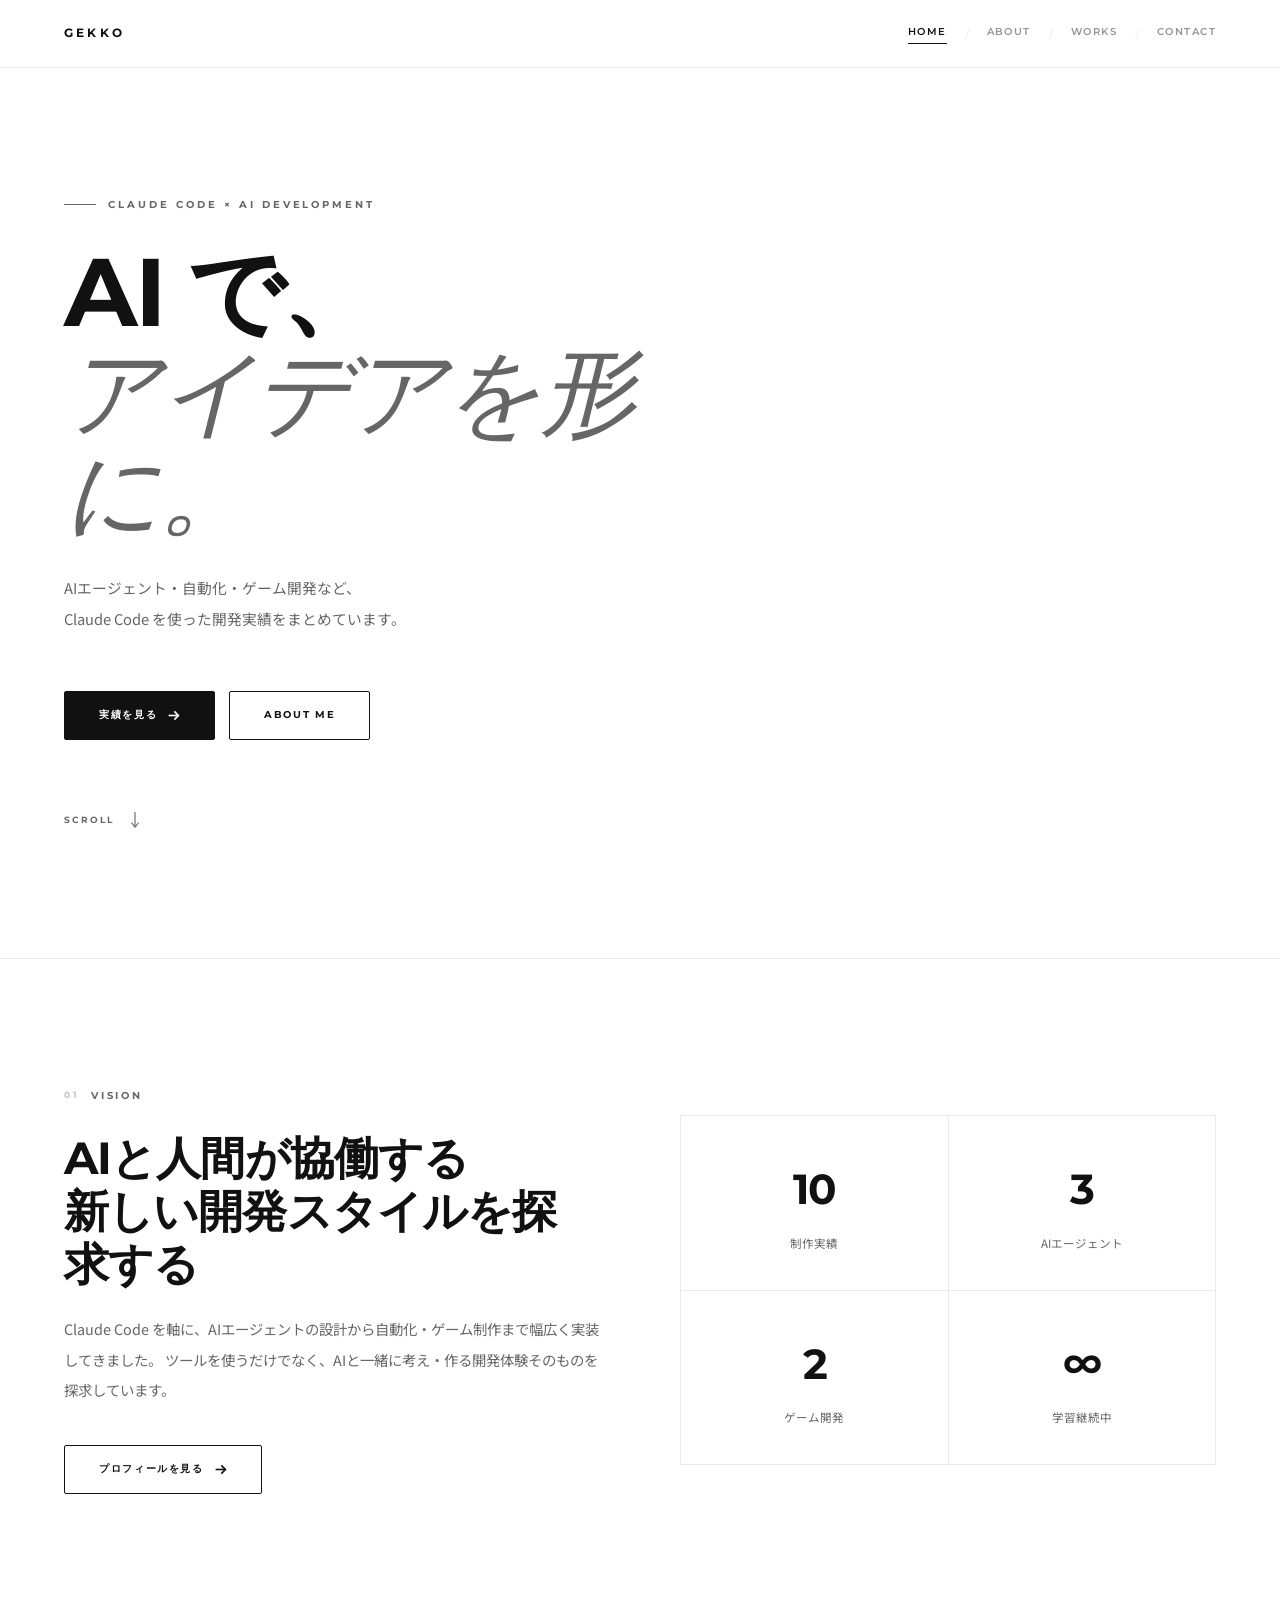
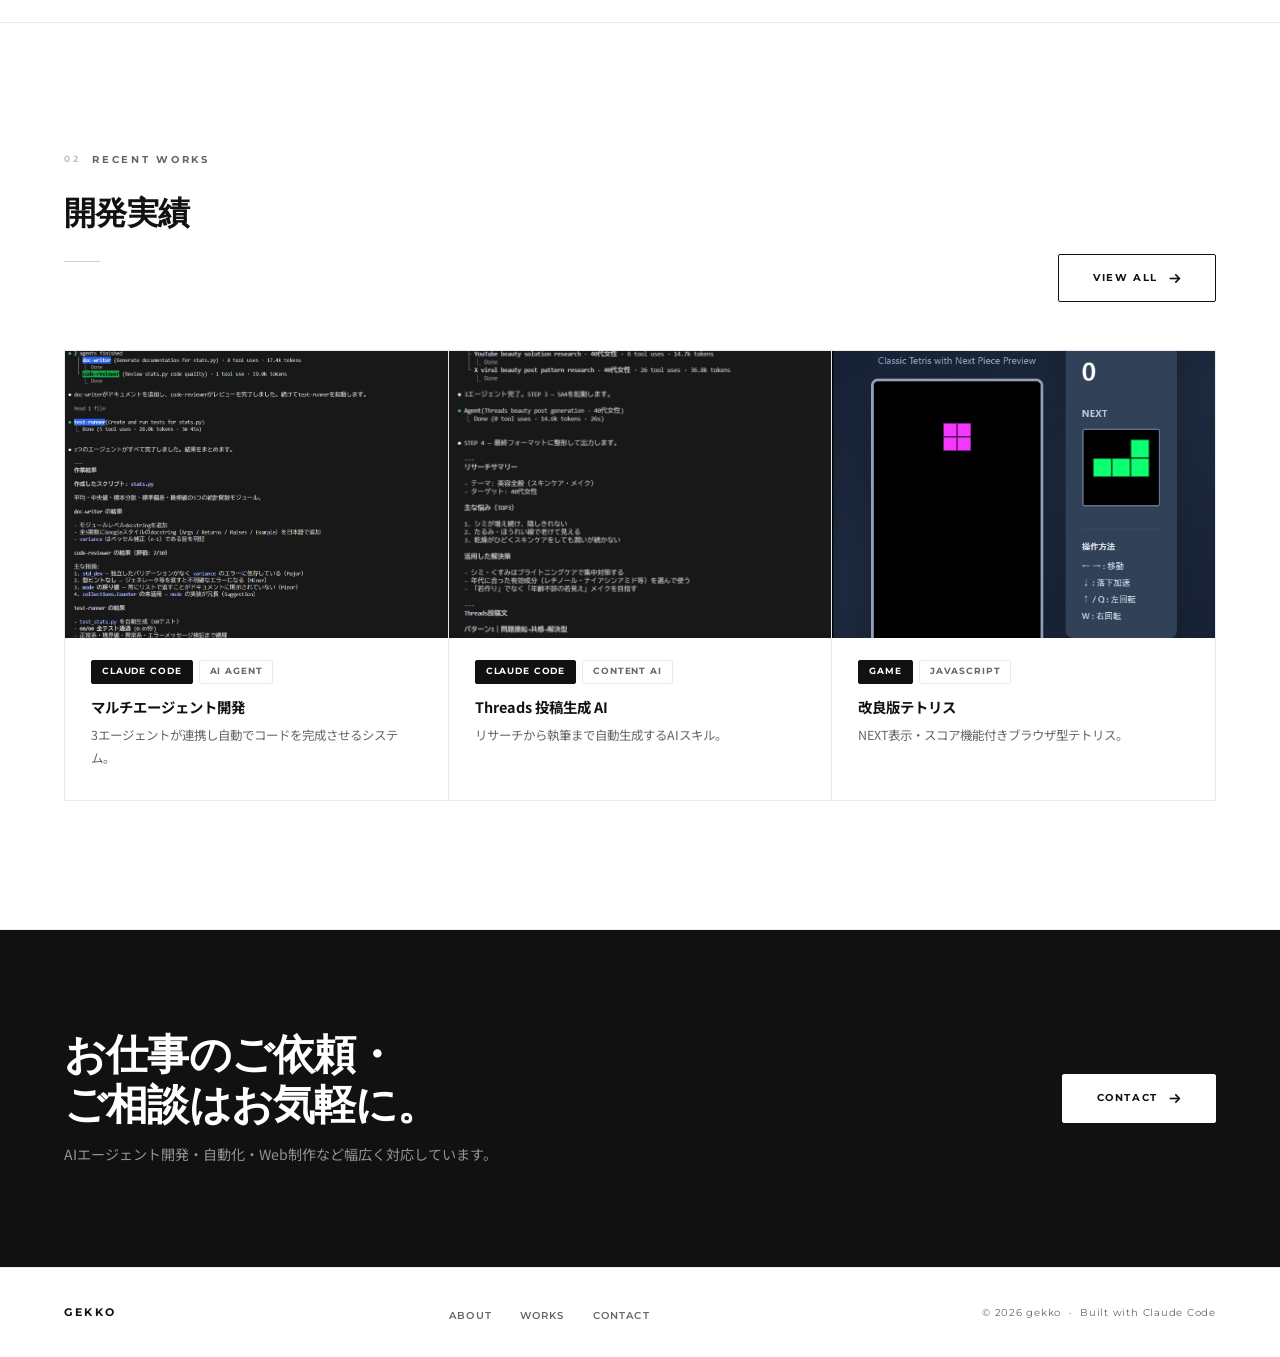
<file: index.html>
<!DOCTYPE html>
<html lang="ja">
<head>
  <meta charset="UTF-8">
  <meta name="viewport" content="width=device-width, initial-scale=1.0">
  <title>gekko | AI Developer Portfolio</title>
  <meta name="description" content="Claude Code を使ったAIエージェント開発・自動化・ゲーム制作の実績をまとめたポートフォリオ。">
  <meta property="og:title" content="gekko | AI Developer Portfolio">
  <meta property="og:description" content="Claude Code を使ったAI開発・自動化・ゲーム制作の実績ポートフォリオ。">
  <meta property="og:type" content="website">
  <link rel="preconnect" href="https://fonts.googleapis.com">
  <link rel="preconnect" href="https://fonts.gstatic.com" crossorigin>
  <link href="https://fonts.googleapis.com/css2?family=Montserrat:ital,wght@0,300;0,400;0,600;0,700;1,300&family=Noto+Sans+JP:wght@300;400;500&display=swap" rel="stylesheet">
  <link rel="stylesheet" href="style.css">
  <style>
    /* ── HERO ── */
    #hero {
      min-height: calc(100vh - var(--nav-h));
      display: flex; align-items: center;
      border-bottom: 1px solid var(--border);
    }
    .hero-inner {
      width: 100%; max-width: var(--max-w);
      margin: 0 auto;
      padding: clamp(72px,10vw,130px) var(--pad-x);
    }
    .hero-eyebrow {
      font-family: 'Montserrat', sans-serif;
      font-size: .62rem; font-weight: 700;
      letter-spacing: .30em; text-transform: uppercase;
      color: var(--muted); margin-bottom: 28px;
      display: flex; align-items: center; gap: 12px;
    }
    .hero-eyebrow::before {
      content: ''; display: block;
      width: 32px; height: 1px; background: var(--muted);
    }
    .hero-title {
      font-family: 'Montserrat', sans-serif;
      font-size: clamp(3.2rem, 7.5vw, 6.8rem);
      font-weight: 700; line-height: 1.04;
      letter-spacing: -.03em; color: var(--text);
      max-width: 720px;
    }
    .hero-title em { font-weight: 300; font-style: italic; color: var(--muted); }
    .hero-sub {
      margin-top: 32px;
      font-size: .92rem; color: var(--muted);
      max-width: 420px; line-height: 2.1;
    }
    .hero-actions { display: flex; gap: 14px; flex-wrap: wrap; margin-top: 56px; }
    .hero-scroll {
      display: flex; align-items: center; gap: 12px; margin-top: 72px;
      font-family: 'Montserrat', sans-serif;
      font-size: .58rem; font-weight: 700;
      letter-spacing: .22em; text-transform: uppercase; color: var(--muted);
    }
    .hero-scroll svg { width: 18px; height: 18px; stroke: var(--muted); fill: none; stroke-width: 1.5; animation: scrollBounce 1.6s ease-in-out infinite; }
    @keyframes scrollBounce { 0%,100% { transform: translateY(0); } 55% { transform: translateY(6px); } }

    /* ── ABOUT STRIP ── */
    #about-strip { border-bottom: 1px solid var(--border); }
    .about-strip-inner {
      max-width: var(--max-w); margin: 0 auto;
      padding: var(--section-py) var(--pad-x);
      display: grid; grid-template-columns: 1fr 1fr; gap: 80px; align-items: center;
    }
    .about-label {
      font-family: 'Montserrat', sans-serif;
      font-size: .6rem; font-weight: 700; letter-spacing: .28em; text-transform: uppercase;
      color: var(--muted); display: flex; align-items: center; gap: 12px; margin-bottom: 28px;
    }
    .about-label::before { content: '01'; font-size: .55rem; opacity: .4; }
    .about-heading {
      font-family: 'Montserrat', sans-serif;
      font-size: clamp(1.8rem, 3.5vw, 2.8rem);
      font-weight: 700; letter-spacing: -.02em; color: var(--text);
      line-height: 1.18;
    }
    .about-body {
      font-size: .9rem; color: var(--muted); line-height: 2.1; margin-top: 24px;
    }
    .about-stats {
      display: grid; grid-template-columns: 1fr 1fr;
      background: var(--border); gap: 1px;
      border: 1px solid var(--border);
    }
    .about-stat {
      padding: 36px 28px; background: var(--bg); text-align: center;
    }
    .about-stat-num {
      font-family: 'Montserrat', sans-serif;
      font-size: 2.6rem; font-weight: 700; letter-spacing: -.04em; color: var(--text);
    }
    .about-stat-label { font-size: .72rem; color: var(--muted); margin-top: 6px; }

    /* ── WORKS PREVIEW ── */
    #works-preview { border-bottom: 1px solid var(--border); }
    .works-preview-inner {
      max-width: var(--max-w); margin: 0 auto;
      padding: var(--section-py) var(--pad-x);
    }
    .section-header {
      display: flex; justify-content: space-between; align-items: flex-end; margin-bottom: 48px;
    }
    .works-label {
      font-family: 'Montserrat', sans-serif;
      font-size: .6rem; font-weight: 700; letter-spacing: .28em; text-transform: uppercase;
      color: var(--muted); display: flex; align-items: center; gap: 12px; margin-bottom: 16px;
    }
    .works-label::before { content: '02'; font-size: .55rem; opacity: .4; }

    /* ── CTA BAND ── */
    #cta { background: var(--text); }
    .cta-inner {
      max-width: var(--max-w); margin: 0 auto;
      padding: clamp(64px,8vw,100px) var(--pad-x);
      display: flex; justify-content: space-between; align-items: center; gap: 40px;
      flex-wrap: wrap;
    }
    .cta-heading {
      font-family: 'Montserrat', sans-serif;
      font-size: clamp(1.6rem, 3.5vw, 2.6rem);
      font-weight: 700; letter-spacing: -.02em; color: #fff;
      line-height: 1.2;
    }
    .cta-sub { font-size: .88rem; color: rgba(255,255,255,.55); margin-top: 12px; }

    @media (max-width: 960px) {
      .about-strip-inner { grid-template-columns: 1fr; gap: 48px; }
      .section-header { flex-direction: column; align-items: flex-start; gap: 20px; }
      .cta-inner { flex-direction: column; align-items: flex-start; }
    }
  </style>
</head>
<body>

  <nav>
    <a href="index.html" class="nav-logo">gekko</a>
    <ul class="nav-links">
      <li><a href="index.html" class="active">Home</a></li>
      <li><a href="about.html">About</a></li>
      <li><a href="works.html">Works</a></li>
      <li><a href="contact.html">Contact</a></li>
    </ul>
    <button class="nav-toggle" id="navToggle" aria-label="メニュー">
      <span></span><span></span><span></span>
    </button>
  </nav>
  <div class="nav-mobile" id="navMobile">
    <a href="index.html">Home</a>
    <a href="about.html">About</a>
    <a href="works.html">Works</a>
    <a href="contact.html">Contact</a>
  </div>

  <main>

    <!-- HERO -->
    <section id="hero">
      <div class="hero-inner">
        <p class="hero-eyebrow reveal">Claude Code &times; AI Development</p>
        <h1 class="hero-title reveal reveal-d1">
          AI で、<br>
          <em>アイデアを形に。</em>
        </h1>
        <p class="hero-sub reveal reveal-d2">
          AIエージェント・自動化・ゲーム開発など、<br>
          Claude Code を使った開発実績をまとめています。
        </p>
        <div class="hero-actions reveal reveal-d3">
          <a href="works.html" class="btn btn-fill">
            実績を見る
            <svg viewBox="0 0 16 16"><line x1="2" y1="8" x2="14" y2="8"/><polyline points="9,3 14,8 9,13"/></svg>
          </a>
          <a href="about.html" class="btn btn-outline">About me</a>
        </div>
        <div class="hero-scroll reveal reveal-d4">
          <span>Scroll</span>
          <svg viewBox="0 0 16 24"><line x1="8" y1="0" x2="8" y2="20"/><polyline points="3,14 8,20 13,14"/></svg>
        </div>
      </div>
    </section>

    <!-- ABOUT STRIP -->
    <section id="about-strip">
      <div class="about-strip-inner">
        <div>
          <p class="about-label reveal">Vision</p>
          <h2 class="about-heading reveal reveal-d1">
            AIと人間が協働する<br>新しい開発スタイルを探求する
          </h2>
          <p class="about-body reveal reveal-d2">
            Claude Code を軸に、AIエージェントの設計から自動化・ゲーム制作まで幅広く実装してきました。
            ツールを使うだけでなく、AIと一緒に考え・作る開発体験そのものを探求しています。
          </p>
          <div style="margin-top:40px;" class="reveal reveal-d3">
            <a href="about.html" class="btn btn-outline">
              プロフィールを見る
              <svg viewBox="0 0 16 16"><line x1="2" y1="8" x2="14" y2="8"/><polyline points="9,3 14,8 9,13"/></svg>
            </a>
          </div>
        </div>
        <div class="about-stats reveal reveal-d1">
          <div class="about-stat">
            <div class="about-stat-num">10</div>
            <div class="about-stat-label">制作実績</div>
          </div>
          <div class="about-stat">
            <div class="about-stat-num">3</div>
            <div class="about-stat-label">AIエージェント</div>
          </div>
          <div class="about-stat">
            <div class="about-stat-num">2</div>
            <div class="about-stat-label">ゲーム開発</div>
          </div>
          <div class="about-stat">
            <div class="about-stat-num">∞</div>
            <div class="about-stat-label">学習継続中</div>
          </div>
        </div>
      </div>
    </section>

    <!-- WORKS PREVIEW -->
    <section id="works-preview">
      <div class="works-preview-inner">
        <div class="section-header">
          <div>
            <p class="works-label reveal">Recent Works</p>
            <h2 class="section-title reveal reveal-d1">開発実績</h2>
            <div class="section-divider"></div>
          </div>
          <a href="works.html" class="btn btn-outline reveal">
            View All
            <svg viewBox="0 0 16 16"><line x1="2" y1="8" x2="14" y2="8"/><polyline points="9,3 14,8 9,13"/></svg>
          </a>
        </div>

        <div class="cards-grid">
          <div class="card reveal">
            <div class="card-thumb">
              <img loading="lazy" src="portforio-images/kadai1.png" alt="マルチエージェント開発">
            </div>
            <div class="card-body">
              <div class="card-tags"><span class="card-tag fill">Claude Code</span><span class="card-tag">AI Agent</span></div>
              <h3 class="card-title">マルチエージェント開発</h3>
              <p class="card-desc">3エージェントが連携し自動でコードを完成させるシステム。</p>
            </div>
          </div>

          <div class="card reveal reveal-d1">
            <div class="card-thumb">
              <img loading="lazy" src="portforio-images/kadai3.png" alt="Threads投稿生成AI">
            </div>
            <div class="card-body">
              <div class="card-tags"><span class="card-tag fill">Claude Code</span><span class="card-tag">Content AI</span></div>
              <h3 class="card-title">Threads 投稿生成 AI</h3>
              <p class="card-desc">リサーチから執筆まで自動生成するAIスキル。</p>
            </div>
          </div>

          <div class="card reveal reveal-d2">
            <div class="card-thumb">
              <img loading="lazy" src="portforio-images/tetris.png" alt="改良版テトリス">
            </div>
            <div class="card-body">
              <div class="card-tags"><span class="card-tag fill">Game</span><span class="card-tag">JavaScript</span></div>
              <h3 class="card-title">改良版テトリス</h3>
              <p class="card-desc">NEXT表示・スコア機能付きブラウザ型テトリス。</p>
            </div>
          </div>
        </div>
      </div>
    </section>

    <!-- CTA BAND -->
    <section id="cta">
      <div class="cta-inner">
        <div class="reveal">
          <h2 class="cta-heading">お仕事のご依頼・<br>ご相談はお気軽に。</h2>
          <p class="cta-sub">AIエージェント開発・自動化・Web制作など幅広く対応しています。</p>
        </div>
        <div class="reveal reveal-d1">
          <a href="contact.html" class="btn btn-inv">
            Contact
            <svg viewBox="0 0 16 16"><line x1="2" y1="8" x2="14" y2="8"/><polyline points="9,3 14,8 9,13"/></svg>
          </a>
        </div>
      </div>
    </section>

  </main>

  <footer>
    <a href="index.html" class="footer-logo">gekko</a>
    <ul class="footer-nav">
      <li><a href="about.html">About</a></li>
      <li><a href="works.html">Works</a></li>
      <li><a href="contact.html">Contact</a></li>
    </ul>
    <span class="footer-copy">&copy; 2026 gekko &nbsp;·&nbsp; Built with Claude Code</span>
  </footer>

  <script>
    const toggle = document.getElementById('navToggle');
    const mobile = document.getElementById('navMobile');
    toggle.addEventListener('click', () => { mobile.classList.toggle('open'); toggle.classList.toggle('open'); });
    mobile.querySelectorAll('a').forEach(a => a.addEventListener('click', () => { mobile.classList.remove('open'); toggle.classList.remove('open'); }));
    const obs = new IntersectionObserver(entries => entries.forEach(e => { if (e.isIntersecting) { e.target.classList.add('visible'); obs.unobserve(e.target); } }), { threshold: 0.08 });
    document.querySelectorAll('.reveal').forEach(el => {
      const r = el.getBoundingClientRect();
      if (r.top < window.innerHeight && r.bottom > 0) { el.classList.add('visible'); }
      else { obs.observe(el); }
    });
  </script>
</body>
</html>
</file>
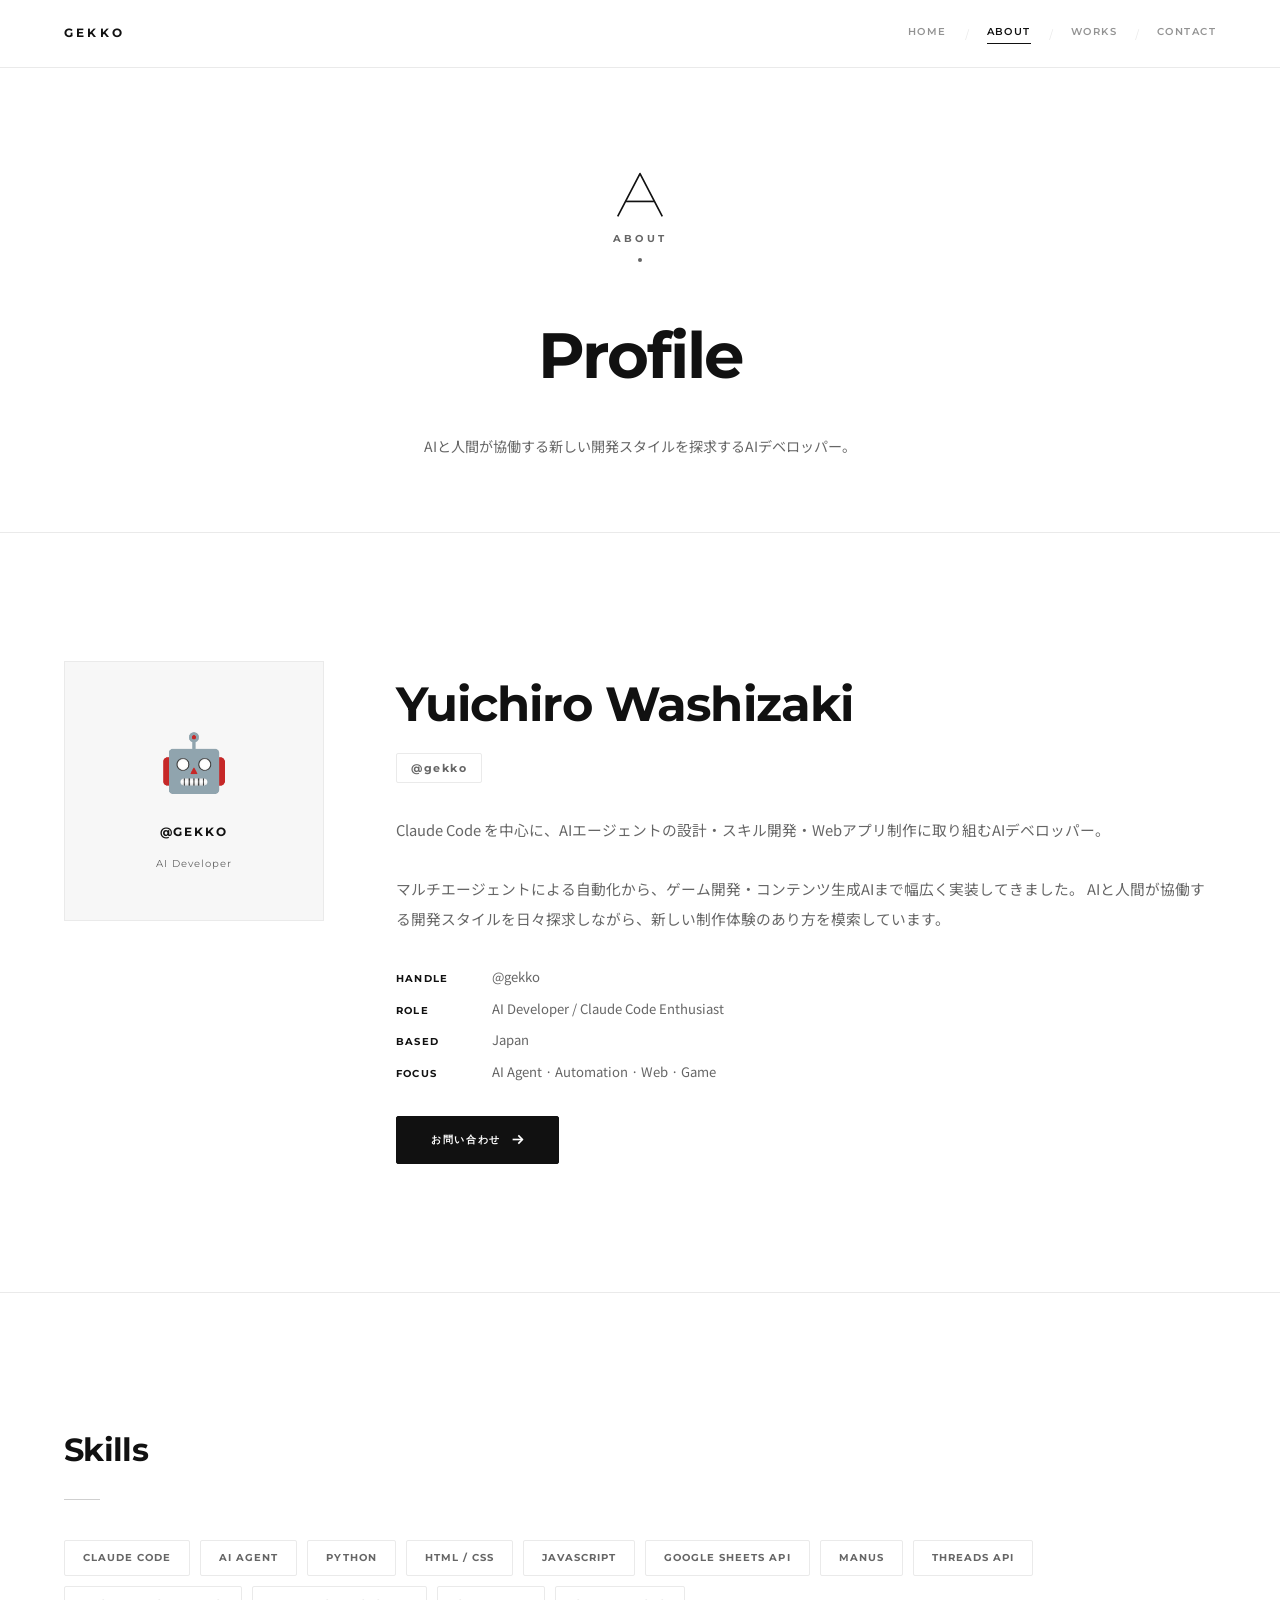
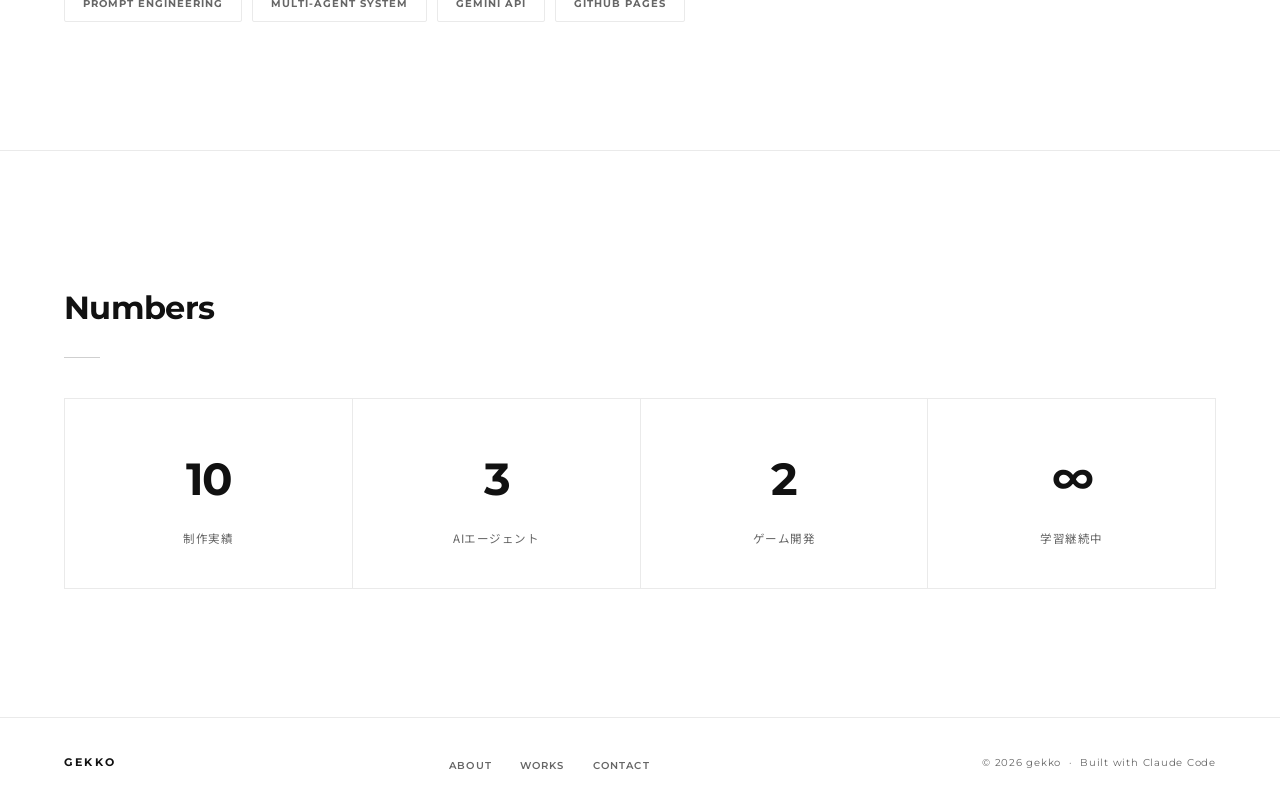
<file: about.html>
<!DOCTYPE html>
<html lang="ja">
<head>
  <meta charset="UTF-8">
  <meta name="viewport" content="width=device-width, initial-scale=1.0">
  <title>About | gekko</title>
  <meta name="description" content="Claude Code を中心にAIエージェント・自動化・ゲーム開発に取り組むAIデベロッパー gekko のプロフィール。">
  <meta property="og:title" content="About | gekko AI Developer">
  <meta property="og:description" content="AIと人間が協働する新しい開発スタイルを探求するAIデベロッパー gekko のプロフィール。">
  <meta property="og:type" content="website">
  <link rel="preconnect" href="https://fonts.googleapis.com">
  <link rel="preconnect" href="https://fonts.gstatic.com" crossorigin>
  <link href="https://fonts.googleapis.com/css2?family=Montserrat:ital,wght@0,300;0,400;0,600;0,700;1,300&family=Noto+Sans+JP:wght@300;400;500&display=swap" rel="stylesheet">
  <link rel="stylesheet" href="style.css">
  <style>
    .profile-grid {
      display: grid; grid-template-columns: 260px 1fr;
      gap: 72px; align-items: start;
      padding: var(--section-py) var(--pad-x);
      max-width: var(--max-w); margin: 0 auto;
      border-bottom: 1px solid var(--border);
    }
    .profile-avatar {
      width: 100%; aspect-ratio: 1;
      border: 1px solid var(--border);
      background: var(--surface);
      display: flex; flex-direction: column;
      align-items: center; justify-content: center; gap: 12px;
    }
    .avatar-icon { font-size: 3.5rem; }
    .profile-handle {
      font-family: 'Montserrat', sans-serif;
      font-size: .78rem; font-weight: 700;
      letter-spacing: .16em; text-transform: uppercase; color: var(--text);
    }
    .profile-role {
      font-family: 'Montserrat', sans-serif;
      font-size: .62rem; letter-spacing: .1em; color: var(--muted);
    }
    .profile-info { display: flex; flex-direction: column; gap: 32px; }
    .profile-name {
      font-family: 'Montserrat', sans-serif;
      font-size: clamp(2rem, 4vw, 3rem);
      font-weight: 700; letter-spacing: -.02em; color: var(--text);
    }
    .profile-handle-badge {
      display: inline-block; margin-top: 6px;
      font-family: 'Montserrat', sans-serif;
      font-size: .7rem; font-weight: 700; letter-spacing: .14em;
      color: var(--muted); border: 1px solid var(--border);
      padding: 4px 14px; border-radius: 2px;
    }
    .profile-bio { font-size: .92rem; color: var(--muted); line-height: 2; }
    .profile-meta { display: flex; flex-direction: column; gap: 8px; }
    .meta-row {
      display: flex; gap: 16px; align-items: baseline;
      font-size: .82rem;
    }
    .meta-label {
      font-family: 'Montserrat', sans-serif;
      font-size: .62rem; font-weight: 700; letter-spacing: .12em; text-transform: uppercase;
      color: var(--text); min-width: 80px;
    }
    .meta-value { color: var(--muted); }

    /* Skills */
    .skills-section {
      max-width: var(--max-w); margin: 0 auto;
      padding: var(--section-py) var(--pad-x);
      border-bottom: 1px solid var(--border);
    }
    .skill-list { display: flex; flex-wrap: wrap; gap: 10px; }
    .skill-tag {
      font-family: 'Montserrat', sans-serif;
      font-size: .64rem; font-weight: 700; letter-spacing: .1em; text-transform: uppercase;
      padding: 8px 18px; border: 1px solid var(--border); color: var(--muted);
      border-radius: 2px; transition: background .2s, color .2s, border-color .2s;
    }
    .skill-tag:hover { background: var(--accent); color: #fff; border-color: var(--accent); }

    /* Stats */
    .stats-section {
      max-width: var(--max-w); margin: 0 auto;
      padding: var(--section-py) var(--pad-x);
    }
    .stat-grid {
      display: grid; grid-template-columns: repeat(4, 1fr);
      background: var(--border); gap: 1px;
      border: 1px solid var(--border);
    }
    .stat-cell {
      padding: 40px 28px; background: var(--bg);
      text-align: center; transition: background .2s;
    }
    .stat-cell:hover { background: var(--surface); }
    .stat-num {
      font-family: 'Montserrat', sans-serif;
      font-size: 2.8rem; font-weight: 700; letter-spacing: -.04em;
      color: var(--text);
    }
    .stat-label { font-size: .72rem; color: var(--muted); margin-top: 8px; letter-spacing: .04em; }

    @media (max-width: 960px) {
      .profile-grid { grid-template-columns: 1fr; gap: 40px; }
      .profile-avatar { max-width: 220px; }
      .stat-grid { grid-template-columns: repeat(2, 1fr); }
    }
  </style>
</head>
<body>

  <nav>
    <a href="index.html" class="nav-logo">gekko</a>
    <ul class="nav-links">
      <li><a href="index.html">Home</a></li>
      <li><a href="about.html" class="active">About</a></li>
      <li><a href="works.html">Works</a></li>
      <li><a href="contact.html">Contact</a></li>
    </ul>
    <button class="nav-toggle" id="navToggle" aria-label="メニュー">
      <span></span><span></span><span></span>
    </button>
  </nav>
  <div class="nav-mobile" id="navMobile">
    <a href="index.html">Home</a>
    <a href="about.html">About</a>
    <a href="works.html">Works</a>
    <a href="contact.html">Contact</a>
  </div>

  <main>

    <div class="page-header">
      <div class="section-icon reveal">
        <svg viewBox="0 0 56 56" fill="none">
          <polyline points="4,52 28,6 52,52" stroke="currentColor" stroke-width="1.8" stroke-linejoin="round"/>
          <line x1="13" y1="36" x2="43" y2="36" stroke="currentColor" stroke-width="1.8"/>
        </svg>
        <span class="section-icon-label">About</span>
        <span class="section-icon-dot"></span>
      </div>
      <h1 class="page-title reveal reveal-d1">Profile</h1>
      <p class="page-subtitle reveal reveal-d2">AIと人間が協働する新しい開発スタイルを探求するAIデベロッパー。</p>
    </div>

    <div class="profile-grid">
      <div class="reveal">
        <div class="profile-avatar">
          <span class="avatar-icon">🤖</span>
          <span class="profile-handle">@gekko</span>
          <span class="profile-role">AI Developer</span>
        </div>
      </div>
      <div class="profile-info">
        <div class="reveal">
          <h2 class="profile-name">Yuichiro Washizaki</h2>
          <span class="profile-handle-badge">@gekko</span>
        </div>
        <p class="profile-bio reveal reveal-d1">
          Claude Code を中心に、AIエージェントの設計・スキル開発・Webアプリ制作に取り組むAIデベロッパー。<br><br>
          マルチエージェントによる自動化から、ゲーム開発・コンテンツ生成AIまで幅広く実装してきました。
          AIと人間が協働する開発スタイルを日々探求しながら、新しい制作体験のあり方を模索しています。
        </p>
        <div class="profile-meta reveal reveal-d2">
          <div class="meta-row">
            <span class="meta-label">Handle</span>
            <span class="meta-value">@gekko</span>
          </div>
          <div class="meta-row">
            <span class="meta-label">Role</span>
            <span class="meta-value">AI Developer / Claude Code Enthusiast</span>
          </div>
          <div class="meta-row">
            <span class="meta-label">Based</span>
            <span class="meta-value">Japan</span>
          </div>
          <div class="meta-row">
            <span class="meta-label">Focus</span>
            <span class="meta-value">AI Agent · Automation · Web · Game</span>
          </div>
        </div>
        <div class="reveal reveal-d3">
          <a href="contact.html" class="btn btn-fill">
            お問い合わせ
            <svg viewBox="0 0 16 16"><line x1="2" y1="8" x2="14" y2="8"/><polyline points="9,3 14,8 9,13"/></svg>
          </a>
        </div>
      </div>
    </div>

    <div class="skills-section">
      <h2 class="section-title reveal">Skills</h2>
      <div class="section-divider"></div>
      <div class="skill-list reveal reveal-d1">
        <span class="skill-tag">Claude Code</span>
        <span class="skill-tag">AI Agent</span>
        <span class="skill-tag">Python</span>
        <span class="skill-tag">HTML / CSS</span>
        <span class="skill-tag">JavaScript</span>
        <span class="skill-tag">Google Sheets API</span>
        <span class="skill-tag">Manus</span>
        <span class="skill-tag">Threads API</span>
        <span class="skill-tag">Prompt Engineering</span>
        <span class="skill-tag">Multi-Agent System</span>
        <span class="skill-tag">Gemini API</span>
        <span class="skill-tag">GitHub Pages</span>
      </div>
    </div>

    <div class="stats-section">
      <h2 class="section-title reveal">Numbers</h2>
      <div class="section-divider"></div>
      <div class="stat-grid reveal reveal-d1">
        <div class="stat-cell">
          <div class="stat-num">10</div>
          <div class="stat-label">制作実績</div>
        </div>
        <div class="stat-cell">
          <div class="stat-num">3</div>
          <div class="stat-label">AIエージェント</div>
        </div>
        <div class="stat-cell">
          <div class="stat-num">2</div>
          <div class="stat-label">ゲーム開発</div>
        </div>
        <div class="stat-cell">
          <div class="stat-num">∞</div>
          <div class="stat-label">学習継続中</div>
        </div>
      </div>
    </div>

  </main>

  <footer>
    <a href="index.html" class="footer-logo">gekko</a>
    <ul class="footer-nav">
      <li><a href="about.html">About</a></li>
      <li><a href="works.html">Works</a></li>
      <li><a href="contact.html">Contact</a></li>
    </ul>
    <span class="footer-copy">&copy; 2026 gekko &nbsp;·&nbsp; Built with Claude Code</span>
  </footer>

  <script>
    const toggle = document.getElementById('navToggle');
    const mobile = document.getElementById('navMobile');
    toggle.addEventListener('click', () => { mobile.classList.toggle('open'); toggle.classList.toggle('open'); });
    mobile.querySelectorAll('a').forEach(a => a.addEventListener('click', () => { mobile.classList.remove('open'); toggle.classList.remove('open'); }));
    const obs = new IntersectionObserver(entries => entries.forEach(e => { if (e.isIntersecting) { e.target.classList.add('visible'); obs.unobserve(e.target); } }), { threshold: 0.08 });
    document.querySelectorAll('.reveal').forEach(el => {
      const r = el.getBoundingClientRect();
      if (r.top < window.innerHeight && r.bottom > 0) { el.classList.add('visible'); }
      else { obs.observe(el); }
    });
  </script>
</body>
</html>
</file>
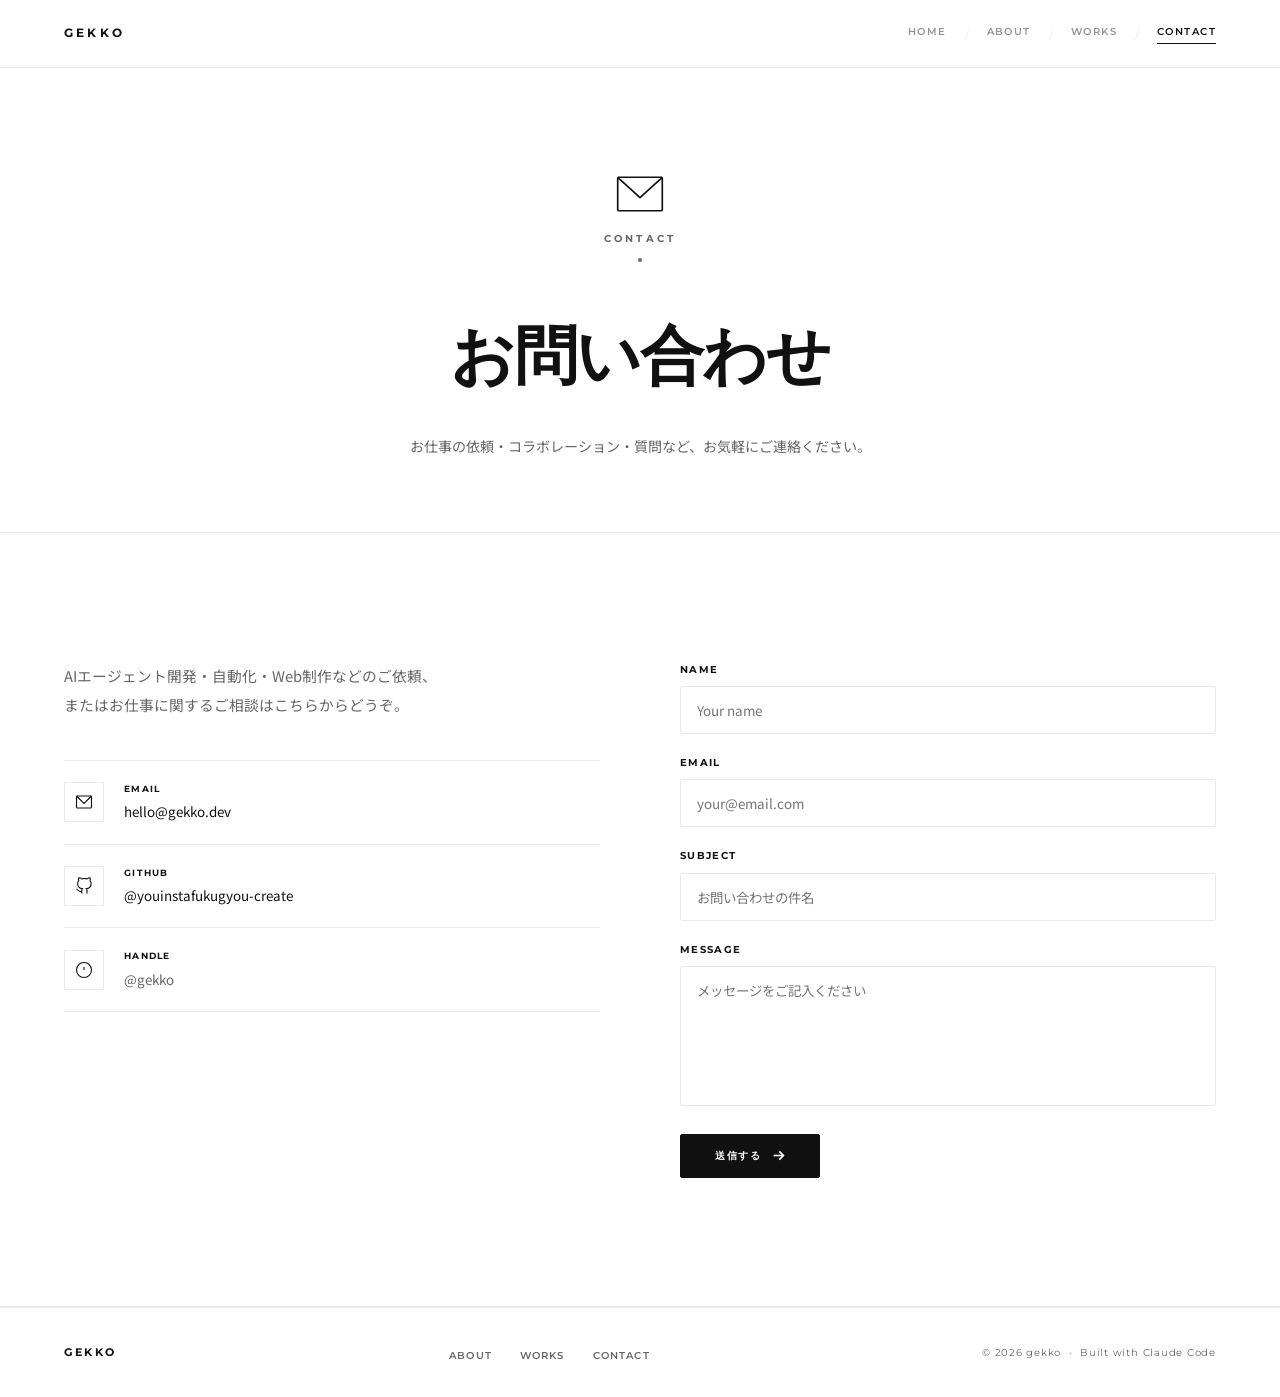
<file: contact.html>
<!DOCTYPE html>
<html lang="ja">
<head>
  <meta charset="UTF-8">
  <meta name="viewport" content="width=device-width, initial-scale=1.0">
  <title>Contact | gekko</title>
  <meta name="description" content="gekko へのお仕事依頼・コラボレーション・ご相談はこちらから。AIエージェント開発・自動化・Web制作など対応。">
  <meta property="og:title" content="Contact | gekko AI Developer">
  <meta property="og:description" content="AIエージェント開発・自動化・Web制作などのご依頼はお気軽にどうぞ。">
  <meta property="og:type" content="website">
  <link rel="preconnect" href="https://fonts.googleapis.com">
  <link rel="preconnect" href="https://fonts.gstatic.com" crossorigin>
  <link href="https://fonts.googleapis.com/css2?family=Montserrat:ital,wght@0,300;0,400;0,600;0,700;1,300&family=Noto+Sans+JP:wght@300;400;500&display=swap" rel="stylesheet">
  <link rel="stylesheet" href="style.css">
  <style>
    .contact-inner {
      max-width: var(--max-w); margin: 0 auto;
      padding: var(--section-py) var(--pad-x);
      display: grid; grid-template-columns: 1fr 1fr;
      gap: 80px; align-items: start;
      border-bottom: 1px solid var(--border);
    }
    .contact-info { display: flex; flex-direction: column; gap: 40px; }
    .contact-lead {
      font-size: .92rem; color: var(--muted); line-height: 2; max-width: 400px;
    }
    .contact-items { display: flex; flex-direction: column; gap: 0; }
    .contact-item {
      display: flex; align-items: center; gap: 20px;
      padding: 20px 0; border-bottom: 1px solid var(--border);
    }
    .contact-item:first-child { border-top: 1px solid var(--border); }
    .contact-item-icon {
      width: 40px; height: 40px; flex-shrink: 0;
      border: 1px solid var(--border);
      display: flex; align-items: center; justify-content: center;
    }
    .contact-item-icon svg { width: 18px; height: 18px; stroke: var(--text); fill: none; stroke-width: 1.5; }
    .contact-item-body { display: flex; flex-direction: column; gap: 2px; }
    .contact-item-label {
      font-family: 'Montserrat', sans-serif;
      font-size: .58rem; font-weight: 700; letter-spacing: .14em; text-transform: uppercase;
      color: var(--text);
    }
    .contact-item-value { font-size: .84rem; color: var(--muted); }
    .contact-item-value a { color: var(--text); text-decoration: none; transition: color .2s; }
    .contact-item-value a:hover { color: var(--accent); }

    /* Form */
    .contact-form { display: flex; flex-direction: column; gap: 0; }
    .form-group { display: flex; flex-direction: column; gap: 8px; margin-bottom: 20px; }
    .form-label {
      font-family: 'Montserrat', sans-serif;
      font-size: .6rem; font-weight: 700; letter-spacing: .14em; text-transform: uppercase;
      color: var(--text);
    }
    .form-input, .form-textarea {
      width: 100%; padding: 13px 16px;
      background: transparent; border: 1px solid var(--border);
      font-family: 'Noto Sans JP', sans-serif; font-size: .84rem; color: var(--text);
      outline: none; transition: border-color .2s; border-radius: 2px;
      resize: none;
    }
    .form-input:focus, .form-textarea:focus { border-color: var(--text); }
    .form-textarea { min-height: 140px; }
    .form-submit { margin-top: 8px; align-self: flex-start; }

    @media (max-width: 960px) {
      .contact-inner { grid-template-columns: 1fr; gap: 48px; }
    }
  </style>
</head>
<body>

  <nav>
    <a href="index.html" class="nav-logo">gekko</a>
    <ul class="nav-links">
      <li><a href="index.html">Home</a></li>
      <li><a href="about.html">About</a></li>
      <li><a href="works.html">Works</a></li>
      <li><a href="contact.html" class="active">Contact</a></li>
    </ul>
    <button class="nav-toggle" id="navToggle" aria-label="メニュー">
      <span></span><span></span><span></span>
    </button>
  </nav>
  <div class="nav-mobile" id="navMobile">
    <a href="index.html">Home</a>
    <a href="about.html">About</a>
    <a href="works.html">Works</a>
    <a href="contact.html">Contact</a>
  </div>

  <main>

    <div class="page-header">
      <div class="section-icon reveal">
        <svg viewBox="0 0 56 56" fill="none">
          <rect x="4" y="10" width="48" height="36" rx="1" stroke="currentColor" stroke-width="1.8"/>
          <polyline points="4,10 28,32 52,10" stroke="currentColor" stroke-width="1.8" stroke-linejoin="round"/>
        </svg>
        <span class="section-icon-label">Contact</span>
        <span class="section-icon-dot"></span>
      </div>
      <h1 class="page-title reveal reveal-d1">お問い合わせ</h1>
      <p class="page-subtitle reveal reveal-d2">お仕事の依頼・コラボレーション・質問など、お気軽にご連絡ください。</p>
    </div>

    <div class="contact-inner">
      <div class="contact-info reveal">
        <p class="contact-lead">
          AIエージェント開発・自動化・Web制作などのご依頼、<br>
          またはお仕事に関するご相談はこちらからどうぞ。
        </p>
        <div class="contact-items">
          <div class="contact-item">
            <div class="contact-item-icon">
              <svg viewBox="0 0 24 24"><rect x="2" y="4" width="20" height="16" rx="1"/><polyline points="2,4 12,14 22,4"/></svg>
            </div>
            <div class="contact-item-body">
              <span class="contact-item-label">Email</span>
              <span class="contact-item-value">
                <a href="mailto:hello@gekko.dev">hello@gekko.dev</a>
              </span>
            </div>
          </div>
          <div class="contact-item">
            <div class="contact-item-icon">
              <svg viewBox="0 0 24 24"><path d="M9 19c-5 1.5-5-2.5-7-3m14 6v-3.87a3.37 3.37 0 0 0-.94-2.61c3.14-.35 6.44-1.54 6.44-7A5.44 5.44 0 0 0 20 4.77 5.07 5.07 0 0 0 19.91 1S18.73.65 16 2.48a13.38 13.38 0 0 0-7 0C6.27.65 5.09 1 5.09 1A5.07 5.07 0 0 0 5 4.77a5.44 5.44 0 0 0-1.5 3.78c0 5.42 3.3 6.61 6.44 7A3.37 3.37 0 0 0 9 18.13V22"/></svg>
            </div>
            <div class="contact-item-body">
              <span class="contact-item-label">GitHub</span>
              <span class="contact-item-value">
                <a href="https://github.com/youinstafukugyou-create" target="_blank" rel="noopener">@youinstafukugyou-create</a>
              </span>
            </div>
          </div>
          <div class="contact-item">
            <div class="contact-item-icon">
              <svg viewBox="0 0 24 24"><circle cx="12" cy="12" r="10"/><line x1="12" y1="8" x2="12" y2="12"/><line x1="12" y1="16" x2="12.01" y2="16"/></svg>
            </div>
            <div class="contact-item-body">
              <span class="contact-item-label">Handle</span>
              <span class="contact-item-value">@gekko</span>
            </div>
          </div>
        </div>
      </div>

      <form class="contact-form reveal reveal-d1"
            action="https://formsubmit.co/hello@gekko.dev"
            method="POST">
        <input type="hidden" name="_subject" value="[Portfolio] お問い合わせ">
        <input type="hidden" name="_captcha" value="false">
        <input type="hidden" name="_next" value="https://youinstafukugyou-create.github.io/portfolio/thanks.html">
        <div class="form-group">
          <label class="form-label" for="name">Name</label>
          <input class="form-input" type="text" id="name" name="name" placeholder="Your name" required>
        </div>
        <div class="form-group">
          <label class="form-label" for="email">Email</label>
          <input class="form-input" type="email" id="email" name="email" placeholder="your@email.com" required>
        </div>
        <div class="form-group">
          <label class="form-label" for="subject">Subject</label>
          <input class="form-input" type="text" id="subject" name="subject" placeholder="お問い合わせの件名">
        </div>
        <div class="form-group">
          <label class="form-label" for="message">Message</label>
          <textarea class="form-textarea" id="message" name="message" placeholder="メッセージをご記入ください" required></textarea>
        </div>
        <div class="form-submit">
          <button type="submit" class="btn btn-fill">
            送信する
            <svg viewBox="0 0 16 16"><line x1="2" y1="8" x2="14" y2="8"/><polyline points="9,3 14,8 9,13"/></svg>
          </button>
        </div>
      </form>
    </div>

  </main>

  <footer>
    <a href="index.html" class="footer-logo">gekko</a>
    <ul class="footer-nav">
      <li><a href="about.html">About</a></li>
      <li><a href="works.html">Works</a></li>
      <li><a href="contact.html">Contact</a></li>
    </ul>
    <span class="footer-copy">&copy; 2026 gekko &nbsp;·&nbsp; Built with Claude Code</span>
  </footer>

  <script>
    const toggle = document.getElementById('navToggle');
    const mobile = document.getElementById('navMobile');
    toggle.addEventListener('click', () => { mobile.classList.toggle('open'); toggle.classList.toggle('open'); });
    mobile.querySelectorAll('a').forEach(a => a.addEventListener('click', () => { mobile.classList.remove('open'); toggle.classList.remove('open'); }));
    const obs = new IntersectionObserver(entries => entries.forEach(e => { if (e.isIntersecting) { e.target.classList.add('visible'); obs.unobserve(e.target); } }), { threshold: 0.08 });
    document.querySelectorAll('.reveal').forEach(el => {
      const r = el.getBoundingClientRect();
      if (r.top < window.innerHeight && r.bottom > 0) { el.classList.add('visible'); }
      else { obs.observe(el); }
    });
  </script>
</body>
</html>
</file>
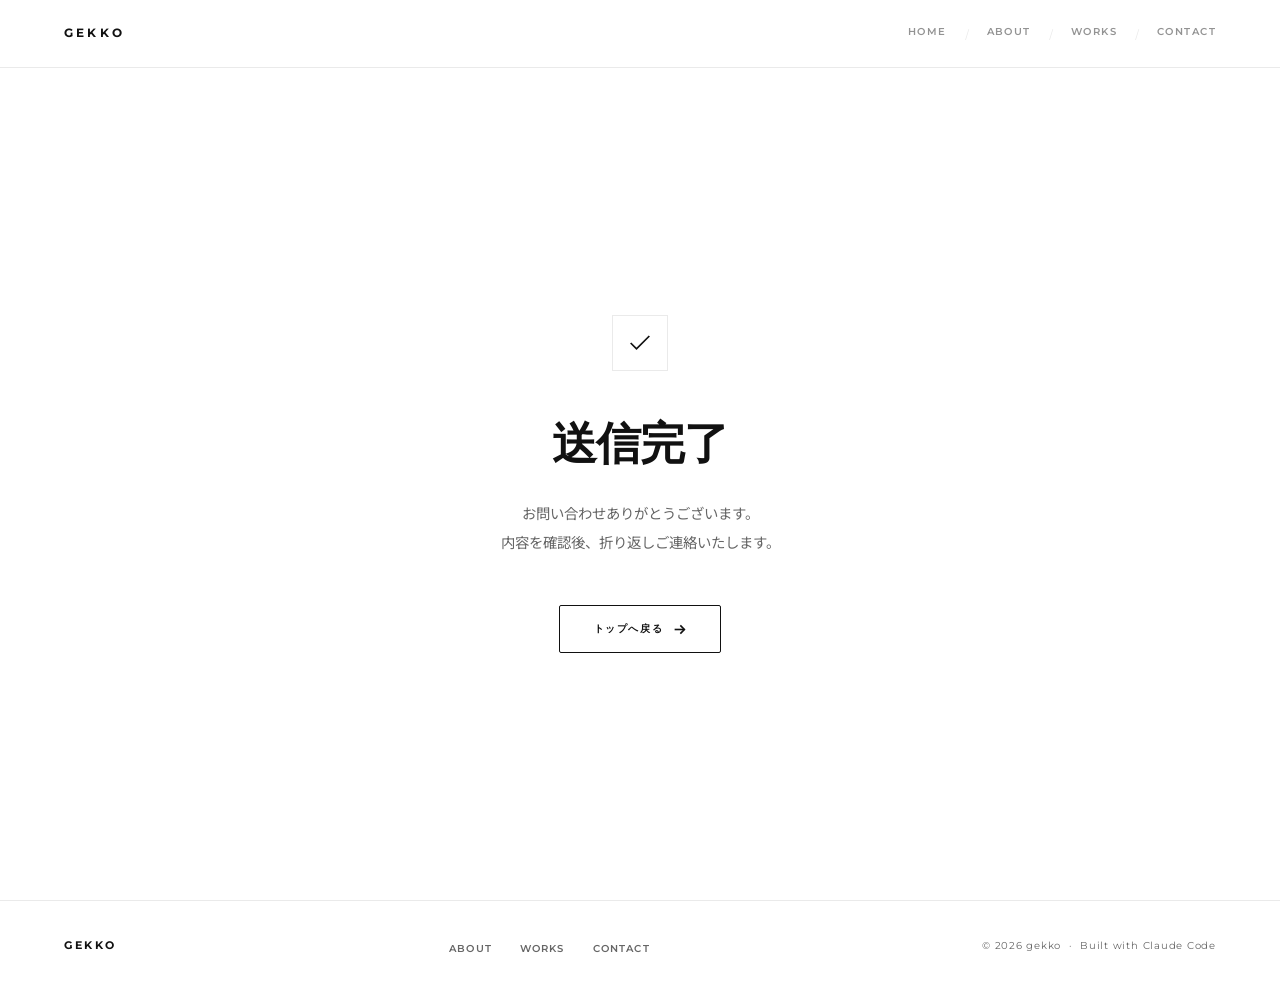
<file: thanks.html>
<!DOCTYPE html>
<html lang="ja">
<head>
  <meta charset="UTF-8">
  <meta name="viewport" content="width=device-width, initial-scale=1.0">
  <title>送信完了 | gekko</title>
  <link rel="preconnect" href="https://fonts.googleapis.com">
  <link rel="preconnect" href="https://fonts.gstatic.com" crossorigin>
  <link href="https://fonts.googleapis.com/css2?family=Montserrat:wght@300;400;600;700&family=Noto+Sans+JP:wght@300;400;500&display=swap" rel="stylesheet">
  <link rel="stylesheet" href="style.css">
  <style>
    .thanks-wrap {
      min-height: calc(100vh - var(--nav-h));
      display: flex; align-items: center; justify-content: center;
      padding: var(--pad-x);
    }
    .thanks-inner { text-align: center; max-width: 480px; }
    .thanks-icon {
      width: 56px; height: 56px; margin: 0 auto 32px;
      border: 1px solid var(--border);
      display: flex; align-items: center; justify-content: center;
    }
    .thanks-icon svg { width: 28px; height: 28px; stroke: var(--text); fill: none; stroke-width: 1.5; }
    .thanks-title {
      font-family: 'Montserrat', sans-serif;
      font-size: clamp(1.8rem, 4vw, 2.8rem);
      font-weight: 700; letter-spacing: -.02em; color: var(--text);
      margin-bottom: 16px;
    }
    .thanks-body { font-size: .9rem; color: var(--muted); line-height: 2; margin-bottom: 48px; }
  </style>
</head>
<body>
  <nav>
    <a href="index.html" class="nav-logo">gekko</a>
    <ul class="nav-links">
      <li><a href="index.html">Home</a></li>
      <li><a href="about.html">About</a></li>
      <li><a href="works.html">Works</a></li>
      <li><a href="contact.html">Contact</a></li>
    </ul>
    <button class="nav-toggle" id="navToggle" aria-label="メニュー">
      <span></span><span></span><span></span>
    </button>
  </nav>
  <div class="nav-mobile" id="navMobile">
    <a href="index.html">Home</a>
    <a href="about.html">About</a>
    <a href="works.html">Works</a>
    <a href="contact.html">Contact</a>
  </div>

  <main>
    <div class="thanks-wrap">
      <div class="thanks-inner">
        <div class="thanks-icon">
          <svg viewBox="0 0 24 24"><polyline points="20 6 9 17 4 12"/></svg>
        </div>
        <h1 class="thanks-title">送信完了</h1>
        <p class="thanks-body">
          お問い合わせありがとうございます。<br>
          内容を確認後、折り返しご連絡いたします。
        </p>
        <a href="index.html" class="btn btn-outline">
          トップへ戻る
          <svg viewBox="0 0 16 16"><line x1="2" y1="8" x2="14" y2="8"/><polyline points="9,3 14,8 9,13"/></svg>
        </a>
      </div>
    </div>
  </main>

  <footer>
    <a href="index.html" class="footer-logo">gekko</a>
    <ul class="footer-nav">
      <li><a href="about.html">About</a></li>
      <li><a href="works.html">Works</a></li>
      <li><a href="contact.html">Contact</a></li>
    </ul>
    <span class="footer-copy">&copy; 2026 gekko &nbsp;·&nbsp; Built with Claude Code</span>
  </footer>

  <script>
    const toggle = document.getElementById('navToggle');
    const mobile = document.getElementById('navMobile');
    toggle.addEventListener('click', () => { mobile.classList.toggle('open'); toggle.classList.toggle('open'); });
    mobile.querySelectorAll('a').forEach(a => a.addEventListener('click', () => { mobile.classList.remove('open'); toggle.classList.remove('open'); }));
  </script>
</body>
</html>
</file>
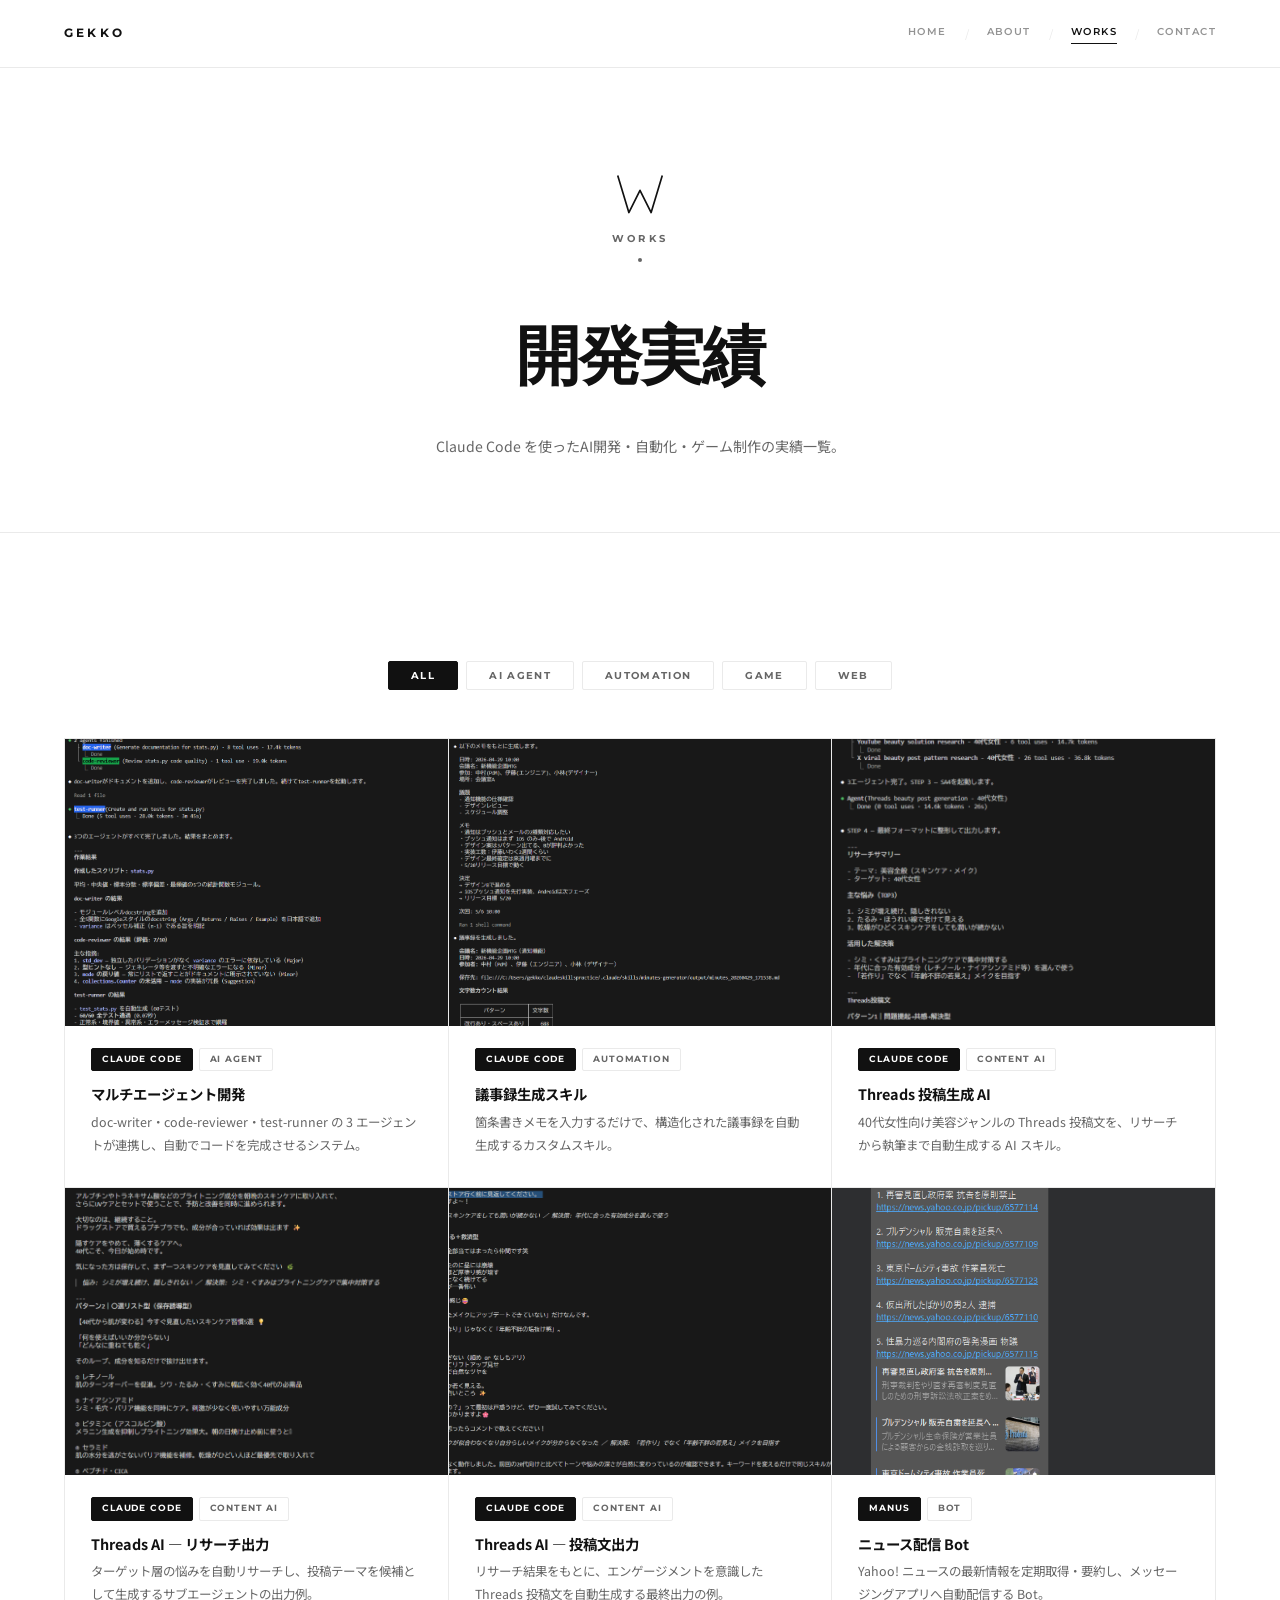
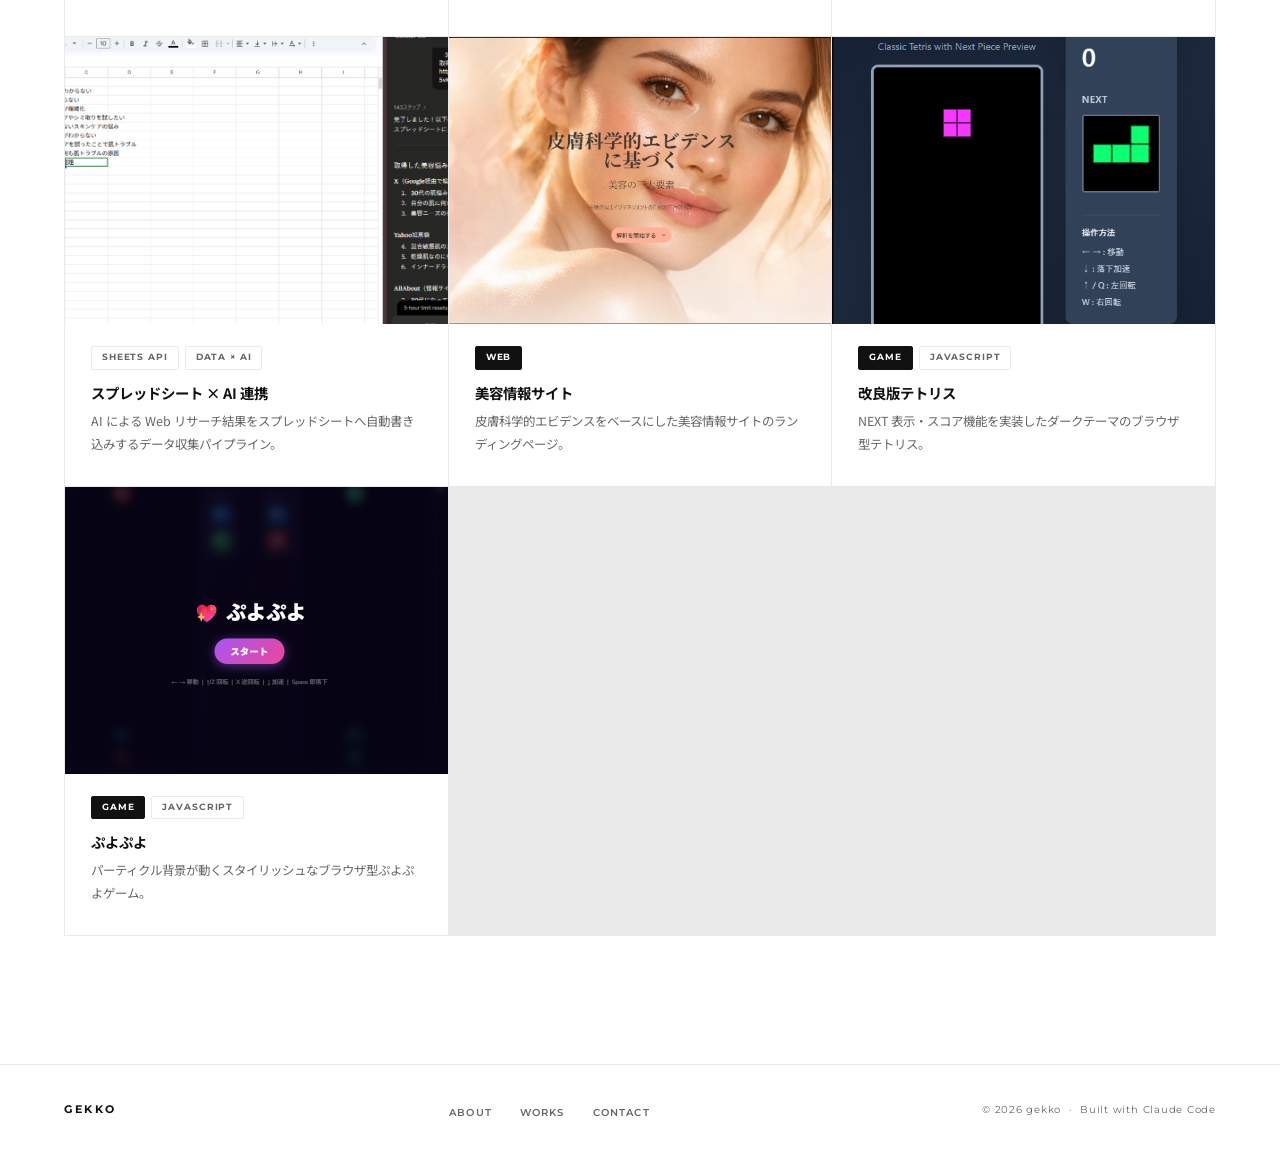
<file: works.html>
<!DOCTYPE html>
<html lang="ja">
<head>
  <meta charset="UTF-8">
  <meta name="viewport" content="width=device-width, initial-scale=1.0">
  <title>Works | gekko</title>
  <meta name="description" content="gekko の開発実績一覧。Claude Code を使ったAI開発・自動化・ゲーム制作10件を掲載。">
  <meta property="og:title" content="Works | gekko AI Developer Portfolio">
  <meta property="og:description" content="Claude Code を使ったAI開発・自動化・ゲーム制作の実績一覧。">
  <meta property="og:type" content="website">
  <link rel="preconnect" href="https://fonts.googleapis.com">
  <link rel="preconnect" href="https://fonts.gstatic.com" crossorigin>
  <link href="https://fonts.googleapis.com/css2?family=Montserrat:ital,wght@0,300;0,400;0,600;0,700;1,300&family=Noto+Sans+JP:wght@300;400;500&display=swap" rel="stylesheet">
  <link rel="stylesheet" href="style.css">
  <style>
    .works-inner {
      max-width: var(--max-w); margin: 0 auto;
      padding: var(--section-py) var(--pad-x);
    }
  </style>
</head>
<body>

  <nav>
    <a href="index.html" class="nav-logo">gekko</a>
    <ul class="nav-links">
      <li><a href="index.html">Home</a></li>
      <li><a href="about.html">About</a></li>
      <li><a href="works.html" class="active">Works</a></li>
      <li><a href="contact.html">Contact</a></li>
    </ul>
    <button class="nav-toggle" id="navToggle" aria-label="メニュー">
      <span></span><span></span><span></span>
    </button>
  </nav>
  <div class="nav-mobile" id="navMobile">
    <a href="index.html">Home</a>
    <a href="about.html">About</a>
    <a href="works.html">Works</a>
    <a href="contact.html">Contact</a>
  </div>

  <main>

    <div class="page-header">
      <div class="section-icon reveal">
        <svg viewBox="0 0 56 56" fill="none">
          <polyline points="4,8 16,48 28,24 40,48 52,8" stroke="currentColor" stroke-width="1.8" stroke-linejoin="round"/>
        </svg>
        <span class="section-icon-label">Works</span>
        <span class="section-icon-dot"></span>
      </div>
      <h1 class="page-title reveal reveal-d1">開発実績</h1>
      <p class="page-subtitle reveal reveal-d2">Claude Code を使ったAI開発・自動化・ゲーム制作の実績一覧。</p>
    </div>

    <div class="works-inner">
      <div class="filter-row reveal">
        <button class="filter-btn active" data-filter="all" aria-pressed="true">All</button>
        <button class="filter-btn" data-filter="ai-agent" aria-pressed="false">AI Agent</button>
        <button class="filter-btn" data-filter="automation" aria-pressed="false">Automation</button>
        <button class="filter-btn" data-filter="game" aria-pressed="false">Game</button>
        <button class="filter-btn" data-filter="web" aria-pressed="false">Web</button>
      </div>

      <div class="cards-grid" id="cardsGrid">

        <div class="card reveal" data-category="ai-agent">
          <div class="card-thumb">
            <img loading="lazy" src="portforio-images/kadai1.png" alt="マルチエージェント開発">
          </div>
          <div class="card-body">
            <div class="card-tags"><span class="card-tag fill">Claude Code</span><span class="card-tag">AI Agent</span></div>
            <h3 class="card-title">マルチエージェント開発</h3>
            <p class="card-desc">doc-writer・code-reviewer・test-runner の 3 エージェントが連携し、自動でコードを完成させるシステム。</p>
          </div>
        </div>

        <div class="card reveal reveal-d1" data-category="automation">
          <div class="card-thumb">
            <img loading="lazy" src="portforio-images/kadai2.png" alt="議事録生成スキル">
          </div>
          <div class="card-body">
            <div class="card-tags"><span class="card-tag fill">Claude Code</span><span class="card-tag">Automation</span></div>
            <h3 class="card-title">議事録生成スキル</h3>
            <p class="card-desc">箇条書きメモを入力するだけで、構造化された議事録を自動生成するカスタムスキル。</p>
          </div>
        </div>

        <div class="card reveal reveal-d2" data-category="ai-agent">
          <div class="card-thumb">
            <img loading="lazy" src="portforio-images/kadai3.png" alt="Threads投稿生成AI — メイン画面">
          </div>
          <div class="card-body">
            <div class="card-tags"><span class="card-tag fill">Claude Code</span><span class="card-tag">Content AI</span></div>
            <h3 class="card-title">Threads 投稿生成 AI</h3>
            <p class="card-desc">40代女性向け美容ジャンルの Threads 投稿文を、リサーチから執筆まで自動生成する AI スキル。</p>
          </div>
        </div>

        <div class="card reveal" data-category="ai-agent">
          <div class="card-thumb">
            <img loading="lazy" src="portforio-images/kadai3-2.png" alt="Threads投稿生成AI — 悩みリサーチ出力">
          </div>
          <div class="card-body">
            <div class="card-tags"><span class="card-tag fill">Claude Code</span><span class="card-tag">Content AI</span></div>
            <h3 class="card-title">Threads AI — リサーチ出力</h3>
            <p class="card-desc">ターゲット層の悩みを自動リサーチし、投稿テーマを候補として生成するサブエージェントの出力例。</p>
          </div>
        </div>

        <div class="card reveal reveal-d1" data-category="ai-agent">
          <div class="card-thumb">
            <img loading="lazy" src="portforio-images/kadai3-3.png" alt="Threads投稿生成AI — 投稿文出力">
          </div>
          <div class="card-body">
            <div class="card-tags"><span class="card-tag fill">Claude Code</span><span class="card-tag">Content AI</span></div>
            <h3 class="card-title">Threads AI — 投稿文出力</h3>
            <p class="card-desc">リサーチ結果をもとに、エンゲージメントを意識した Threads 投稿文を自動生成する最終出力の例。</p>
          </div>
        </div>

        <div class="card reveal reveal-d2" data-category="automation">
          <div class="card-thumb">
            <img loading="lazy" src="portforio-images/news.png" alt="ニュース配信Bot">
          </div>
          <div class="card-body">
            <div class="card-tags"><span class="card-tag fill">Manus</span><span class="card-tag">Bot</span></div>
            <h3 class="card-title">ニュース配信 Bot</h3>
            <p class="card-desc">Yahoo! ニュースの最新情報を定期取得・要約し、メッセージングアプリへ自動配信する Bot。</p>
          </div>
        </div>

        <div class="card reveal" data-category="automation">
          <div class="card-thumb">
            <img loading="lazy" src="portforio-images/kadai4.png" alt="スプレッドシート×AI連携">
          </div>
          <div class="card-body">
            <div class="card-tags"><span class="card-tag">Sheets API</span><span class="card-tag">Data × AI</span></div>
            <h3 class="card-title">スプレッドシート × AI 連携</h3>
            <p class="card-desc">AI による Web リサーチ結果をスプレッドシートへ自動書き込みするデータ収集パイプライン。</p>
          </div>
        </div>

        <div class="card reveal reveal-d1" data-category="web">
          <div class="card-thumb">
            <img loading="lazy" src="portforio-images/beauty.png" alt="美容情報サイト">
          </div>
          <div class="card-body">
            <div class="card-tags"><span class="card-tag fill">Web</span></div>
            <h3 class="card-title">美容情報サイト</h3>
            <p class="card-desc">皮膚科学的エビデンスをベースにした美容情報サイトのランディングページ。</p>
          </div>
        </div>

        <div class="card reveal reveal-d2" data-category="game">
          <div class="card-thumb">
            <img loading="lazy" src="portforio-images/tetris.png" alt="改良版テトリス">
          </div>
          <div class="card-body">
            <div class="card-tags"><span class="card-tag fill">Game</span><span class="card-tag">JavaScript</span></div>
            <h3 class="card-title">改良版テトリス</h3>
            <p class="card-desc">NEXT 表示・スコア機能を実装したダークテーマのブラウザ型テトリス。</p>
          </div>
        </div>

        <div class="card reveal" data-category="game">
          <div class="card-thumb">
            <img loading="lazy" src="portforio-images/puyopuyo.png" alt="ぷよぷよ">
          </div>
          <div class="card-body">
            <div class="card-tags"><span class="card-tag fill">Game</span><span class="card-tag">JavaScript</span></div>
            <h3 class="card-title">ぷよぷよ</h3>
            <p class="card-desc">パーティクル背景が動くスタイリッシュなブラウザ型ぷよぷよゲーム。</p>
          </div>
        </div>

      </div>
    </div>

  </main>

  <footer>
    <a href="index.html" class="footer-logo">gekko</a>
    <ul class="footer-nav">
      <li><a href="about.html">About</a></li>
      <li><a href="works.html">Works</a></li>
      <li><a href="contact.html">Contact</a></li>
    </ul>
    <span class="footer-copy">&copy; 2026 gekko &nbsp;·&nbsp; Built with Claude Code</span>
  </footer>

  <script>
    const toggle = document.getElementById('navToggle');
    const mobile = document.getElementById('navMobile');
    toggle.addEventListener('click', () => { mobile.classList.toggle('open'); toggle.classList.toggle('open'); });
    mobile.querySelectorAll('a').forEach(a => a.addEventListener('click', () => { mobile.classList.remove('open'); toggle.classList.remove('open'); }));
    const obs = new IntersectionObserver(entries => entries.forEach(e => { if (e.isIntersecting) { e.target.classList.add('visible'); obs.unobserve(e.target); } }), { threshold: 0.08 });
    document.querySelectorAll('.reveal').forEach(el => {
      const r = el.getBoundingClientRect();
      if (r.top < window.innerHeight && r.bottom > 0) { el.classList.add('visible'); }
      else { obs.observe(el); }
    });

    /* Filter: use .hidden class so gap-based grid stays consistent */
    const filterBtns = document.querySelectorAll('.filter-btn');
    const cards = document.querySelectorAll('#cardsGrid .card');
    filterBtns.forEach(btn => {
      btn.addEventListener('click', () => {
        filterBtns.forEach(b => { b.classList.remove('active'); b.setAttribute('aria-pressed', 'false'); });
        btn.classList.add('active');
        btn.setAttribute('aria-pressed', 'true');
        const f = btn.dataset.filter;
        cards.forEach(card => {
          card.classList.toggle('hidden', f !== 'all' && card.dataset.category !== f);
        });
      });
    });
  </script>
</body>
</html>
</file>
<file: style.css>
/* ===== RESET & BASE ===== */
*, *::before, *::after { box-sizing: border-box; margin: 0; padding: 0; }
html { scroll-behavior: smooth; font-size: 16px; }

/* YAML color palette */
:root {
  --bg:       #FFFFFF;
  --surface:  #F7F7F7;
  --text:     #111111;
  --muted:    #666666;
  --border:   #EAEAEA;
  --accent:   #1A3FA8; /* used ONLY on hover / active states */

  --max-w:     1320px;
  --pad-x:     clamp(40px, 5vw, 80px);
  --section-py: clamp(80px, 10vw, 130px);
  --nav-h:     68px;
}

body {
  background: var(--bg);
  color: var(--text);
  font-family: 'Noto Sans JP', 'Helvetica Neue', sans-serif;
  line-height: 1.8;
  -webkit-font-smoothing: antialiased;
  min-height: 100vh;
}

/* ===== NAV ===== */
nav {
  position: sticky; top: 0; z-index: 200;
  background: rgba(255,255,255,0.96);
  backdrop-filter: blur(12px); -webkit-backdrop-filter: blur(12px);
  border-bottom: 1px solid var(--border);
  padding: 0 var(--pad-x);
  display: flex;
  justify-content: space-between;
  align-items: center;
  height: var(--nav-h);
}
.nav-logo {
  font-family: 'Montserrat', sans-serif;
  font-size: .78rem; font-weight: 700;
  letter-spacing: .26em; text-transform: uppercase;
  color: var(--text); text-decoration: none;
  transition: color .2s;
}
.nav-logo:hover { color: var(--accent); }
.nav-links { display: flex; align-items: center; gap: 0; list-style: none; }
.nav-links li { display: flex; align-items: center; }
.nav-links li + li::before {
  content: '/'; font-size: .7rem;
  color: var(--border); margin: 0 18px;
}
.nav-links a {
  font-family: 'Montserrat', sans-serif;
  font-size: .64rem; font-weight: 600;
  letter-spacing: .14em; text-transform: uppercase;
  color: var(--text); text-decoration: none;
  opacity: .45; transition: opacity .2s, color .2s;
  padding-bottom: 2px;
}
.nav-links a:hover { opacity: 1; color: var(--accent); }
.nav-links a.active { opacity: 1; border-bottom: 1.5px solid var(--text); }

/* hamburger */
.nav-toggle {
  display: none; flex-direction: column; gap: 5px;
  cursor: pointer; padding: 4px; background: none; border: none;
}
.nav-toggle span { display: block; width: 22px; height: 1.5px; background: var(--text); transition: all .3s; }
.nav-toggle.open span:nth-child(1) { transform: translateY(6.5px) rotate(45deg); }
.nav-toggle.open span:nth-child(2) { opacity: 0; }
.nav-toggle.open span:nth-child(3) { transform: translateY(-6.5px) rotate(-45deg); }

.nav-mobile {
  display: none; position: fixed; inset: 0;
  background: rgba(255,255,255,.98);
  padding: 100px var(--pad-x); z-index: 199;
  flex-direction: column; align-items: center; gap: 40px;
}
.nav-mobile.open { display: flex; }
.nav-mobile a {
  font-family: 'Montserrat', sans-serif;
  font-size: 1.2rem; font-weight: 700;
  letter-spacing: .14em; text-transform: uppercase;
  color: var(--text); text-decoration: none;
  transition: color .2s;
}
.nav-mobile a:hover { color: var(--accent); }

/* ===== PAGE HEADER ===== */
.page-header {
  padding: clamp(64px,9vw,100px) var(--pad-x) clamp(48px,6vw,72px);
  max-width: var(--max-w); margin: 0 auto;
  display: flex; flex-direction: column; align-items: center;
  text-align: center; border-bottom: 1px solid var(--border);
}
.section-icon { display: flex; flex-direction: column; align-items: center; gap: 10px; margin-bottom: 36px; }
.section-icon svg { width: 52px; height: 52px; }
.section-icon-label {
  font-family: 'Montserrat', sans-serif;
  font-size: .64rem; font-weight: 700;
  letter-spacing: .30em; text-transform: uppercase; color: var(--muted);
}
.section-icon-dot { width: 4px; height: 4px; border-radius: 50%; background: var(--muted); }
.page-title {
  font-family: 'Montserrat', sans-serif;
  font-size: clamp(2.2rem, 5vw, 4rem);
  font-weight: 700; letter-spacing: -.03em; color: var(--text);
}
.page-subtitle { font-size: .88rem; color: var(--muted); margin-top: 18px; max-width: 480px; line-height: 2; }

/* ===== SECTION WRAPPER ===== */
.section-inner { max-width: var(--max-w); margin: 0 auto; padding: var(--section-py) var(--pad-x); }
.section-title {
  font-family: 'Montserrat', sans-serif;
  font-size: clamp(1.4rem, 3vw, 2rem);
  font-weight: 700; letter-spacing: -.02em; color: var(--text);
}
.section-divider { width: 36px; height: 1px; background: var(--text); margin: 20px 0 40px; opacity: .2; }

/* ===== BUTTONS ===== */
.btn {
  display: inline-flex; align-items: center; gap: 10px;
  padding: 14px 34px;
  font-family: 'Montserrat', sans-serif;
  font-size: .64rem; font-weight: 700;
  letter-spacing: .16em; text-transform: uppercase;
  text-decoration: none; cursor: pointer;
  transition: background .22s, color .22s, border-color .22s;
  border-radius: 2px;
}
.btn-fill   { background: var(--text); color: #fff; border: 1px solid var(--text); }
.btn-fill:hover { background: var(--accent); border-color: var(--accent); }
.btn-outline { background: transparent; color: var(--text); border: 1px solid var(--text); }
.btn-outline:hover { background: var(--accent); color: #fff; border-color: var(--accent); }
.btn svg { width: 13px; height: 13px; stroke: currentColor; fill: none; stroke-width: 2; }

/* CTA band specific */
.btn-inv { background: #fff; color: var(--text); border: 1px solid #fff; }
.btn-inv:hover { background: var(--accent); border-color: var(--accent); color: #fff; }

/* ===== CARDS ===== */
.cards-grid {
  display: grid; grid-template-columns: repeat(3, 1fr);
  gap: 1px;
  background: var(--border);
  border: 1px solid var(--border);
}
.card {
  background: var(--bg);
  overflow: hidden; transition: background .25s;
}
.card.hidden { display: none; }
.card:hover { background: var(--surface); }
.card-thumb { overflow: hidden; aspect-ratio: 4/3; background: var(--surface); }
.card-thumb img { width: 100%; height: 100%; object-fit: cover; display: block; transition: transform .7s cubic-bezier(.25,.46,.45,.94); }
.card:hover .card-thumb img { transform: scale(1.04); }
.card-body { padding: 22px 26px 30px; }
.card-tags { display: flex; gap: 6px; flex-wrap: wrap; margin-bottom: 12px; }
.card-tag {
  font-family: 'Montserrat', sans-serif;
  font-size: .54rem; font-weight: 700; letter-spacing: .1em; text-transform: uppercase;
  padding: 3px 10px; border: 1px solid var(--border); color: var(--muted);
  border-radius: 2px;
}
.card-tag.fill { background: var(--text); color: #fff; border-color: var(--text); }
.card-title { font-size: .9rem; font-weight: 700; line-height: 1.5; color: var(--text); margin-bottom: 6px; }
.card-desc { font-size: .78rem; color: var(--muted); line-height: 1.85; }

/* ===== FOOTER ===== */
footer {
  border-top: 1px solid var(--border);
  padding: 30px var(--pad-x);
  display: flex; justify-content: space-between; align-items: center; flex-wrap: wrap; gap: 12px;
}
.footer-logo {
  font-family: 'Montserrat', sans-serif;
  font-size: .66rem; font-weight: 700; letter-spacing: .24em; text-transform: uppercase;
  color: var(--text); text-decoration: none; transition: color .2s;
}
.footer-logo:hover { color: var(--accent); }
.footer-nav { display: flex; gap: 28px; list-style: none; }
.footer-nav a {
  font-family: 'Montserrat', sans-serif;
  font-size: .6rem; font-weight: 600; letter-spacing: .12em; text-transform: uppercase;
  color: var(--muted); text-decoration: none; transition: color .2s;
}
.footer-nav a:hover { color: var(--accent); }
.footer-copy {
  font-family: 'Montserrat', sans-serif;
  font-size: .6rem; color: var(--muted); letter-spacing: .08em;
}

/* ===== REVEAL ANIMATION ===== */
.reveal { opacity: 0; transform: translateY(24px); transition: opacity .75s ease, transform .75s ease; }
.reveal.visible { opacity: 1; transform: translateY(0); }
.reveal-d1 { transition-delay: .08s; }
.reveal-d2 { transition-delay: .16s; }
.reveal-d3 { transition-delay: .25s; }
.reveal-d4 { transition-delay: .34s; }
.reveal-d5 { transition-delay: .43s; }

/* ===== FILTER ===== */
.filter-row { display: flex; justify-content: center; gap: 8px; flex-wrap: wrap; margin-bottom: 48px; }
.filter-btn {
  font-family: 'Montserrat', sans-serif;
  font-size: .6rem; font-weight: 700; letter-spacing: .14em; text-transform: uppercase;
  padding: 8px 22px; background: transparent; color: var(--muted);
  border: 1px solid var(--border); cursor: pointer; transition: all .2s; border-radius: 2px;
}
.filter-btn.active, .filter-btn:hover { background: var(--text); color: #fff; border-color: var(--text); }

/* ===== RESPONSIVE ===== */
@media (max-width: 960px) {
  .nav-links { display: none; }
  .nav-toggle { display: flex; }
  .cards-grid { grid-template-columns: repeat(2, 1fr); }
}
@media (max-width: 600px) {
  .cards-grid { grid-template-columns: 1fr; }
}
</file>
